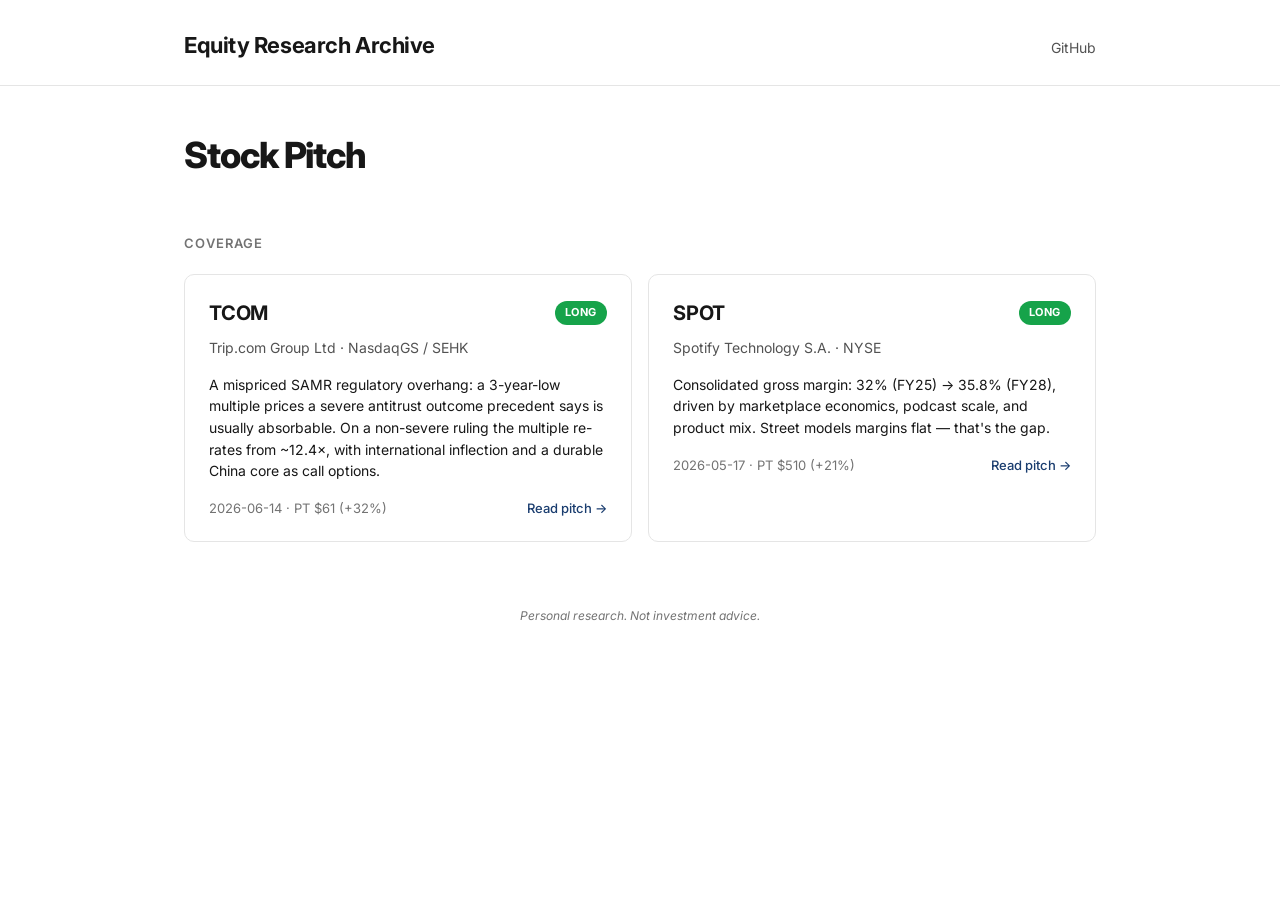
<file: index.html>
<!doctype html>
<html lang="en">
<head>
  <meta charset="UTF-8">
  <meta name="viewport" content="width=device-width, initial-scale=1.0">
  <meta http-equiv="Cache-Control" content="no-cache, must-revalidate">
  <title>Equity Research Archive — Wenhao Zhu</title>
  <meta name="description" content="Single-name investment pitches by Wenhao Zhu — thesis-first equity research, defensible memos with model and sensitivity.">
  <link rel="icon" type="image/svg+xml" href="assets/favicon.svg">
  <link rel="preconnect" href="https://fonts.googleapis.com">
  <link rel="preconnect" href="https://fonts.gstatic.com" crossorigin>
  <link href="https://fonts.googleapis.com/css2?family=Inter:wght@300;400;500;600;700;800&display=swap" rel="stylesheet">
  <link rel="stylesheet" href="style.css">
  <meta property="og:title" content="Equity Research Archive — Wenhao Zhu">
  <meta property="og:description" content="Single-name investment pitches. Thesis-first equity research with model + sensitivity.">
  <meta property="og:type" content="website">
</head>
<body>
  <header class="site-header">
    <div class="container">
      <h1 class="site-title"><a href="index.html">Equity Research Archive</a></h1>
      <nav class="site-nav">
        <a href="https://github.com/GeniusTrader-Harry" target="_blank" rel="noopener">GitHub</a>
      </nav>
    </div>
  </header>

  <main class="container">
    <section class="hero">
      <h1>Stock Pitch</h1>
    </section>

    <section class="coverage-section">
      <h2>Coverage</h2>
      <div class="coverage-grid">

        <a class="coverage-card" href="tickers/TCOM/">
          <div class="card-top">
            <span class="card-ticker">TCOM</span>
            <span class="rating-pill long">Long</span>
          </div>
          <div class="card-company">Trip.com Group Ltd · NasdaqGS / SEHK</div>
          <p class="card-thesis">A mispriced SAMR regulatory overhang: a 3-year-low multiple prices a severe antitrust outcome precedent says is usually absorbable. On a non-severe ruling the multiple re-rates from ~12.4×, with international inflection and a durable China core as call options.</p>
          <div class="card-meta">
            <span>2026-06-14 · PT $61 (+32%)</span>
            <span class="card-link">Read pitch →</span>
          </div>
        </a>

        <a class="coverage-card" href="tickers/SPOT/">
          <div class="card-top">
            <span class="card-ticker">SPOT</span>
            <span class="rating-pill long">Long</span>
          </div>
          <div class="card-company">Spotify Technology S.A. · NYSE</div>
          <p class="card-thesis">Consolidated gross margin: 32% (FY25) → 35.8% (FY28), driven by marketplace economics, podcast scale, and product mix. Street models margins flat — that's the gap.</p>
          <div class="card-meta">
            <span>2026-05-17 · PT $510 (+21%)</span>
            <span class="card-link">Read pitch →</span>
          </div>
        </a>

      </div>
    </section>
  </main>

  <p class="disclaimer-line container">Personal research. Not investment advice.</p>
</body>
</html>
</file>
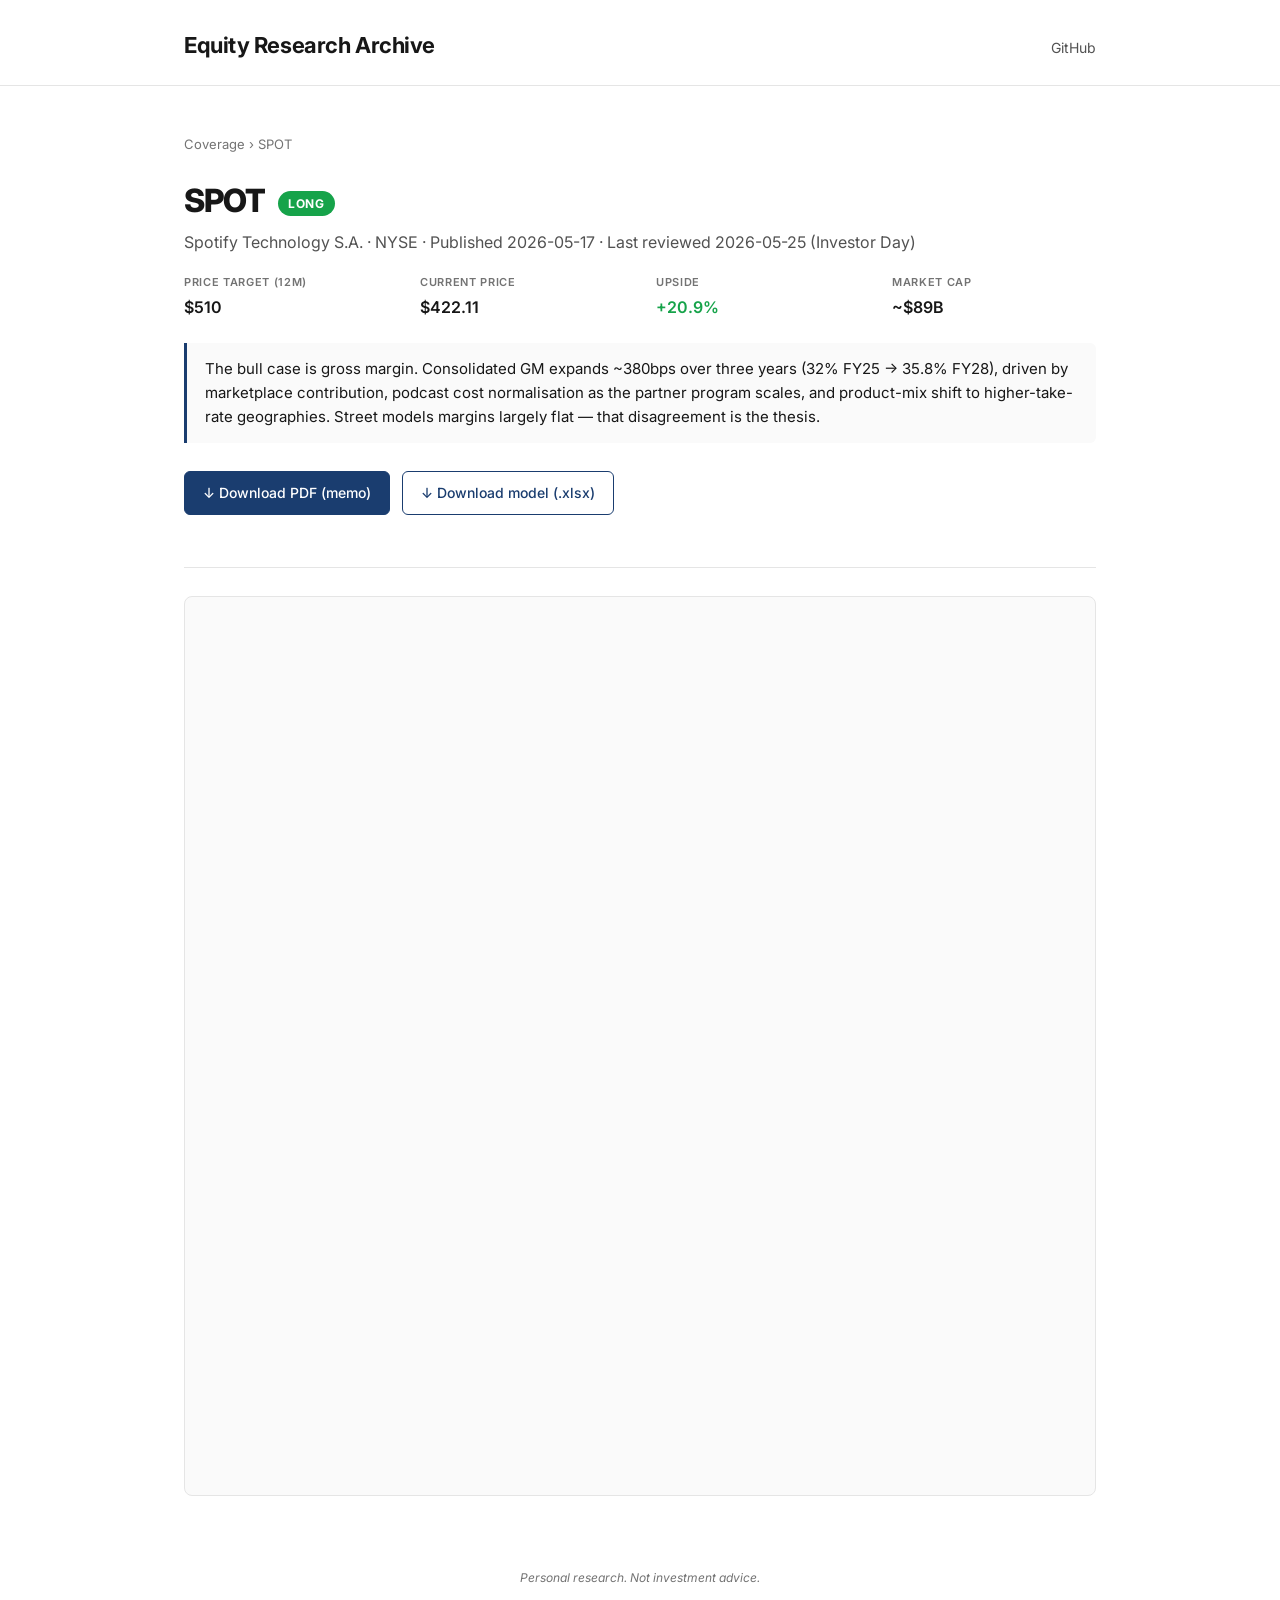
<file: tickers/SPOT/index.html>
<!doctype html>
<html lang="en">
<head>
  <meta charset="UTF-8">
  <meta name="viewport" content="width=device-width, initial-scale=1.0">
  <meta http-equiv="Cache-Control" content="no-cache, must-revalidate">
  <title>SPOT — Equity Research Archive</title>
  <meta name="description" content="Spotify (NYSE: SPOT) — LONG, PT $510 (+21%). Thesis-first equity research memo with DCF model.">
  <link rel="icon" type="image/svg+xml" href="../../assets/favicon.svg">
  <link rel="preconnect" href="https://fonts.googleapis.com">
  <link rel="preconnect" href="https://fonts.gstatic.com" crossorigin>
  <link href="https://fonts.googleapis.com/css2?family=Inter:wght@300;400;500;600;700;800&display=swap" rel="stylesheet">
  <link rel="stylesheet" href="../../style.css">
  <meta property="og:title" content="SPOT — LONG, PT $510 (+21%)">
  <meta property="og:description" content="Spotify (NYSE: SPOT). Consolidated GM: 32% (FY25) → 35.8% (FY28), driven by marketplace economics, podcast scale, and product mix. Street models margins flat — that's the gap.">
  <meta property="og:type" content="article">
</head>
<body>
  <header class="site-header">
    <div class="container">
      <h1 class="site-title"><a href="../../index.html">Equity Research Archive</a></h1>
      <nav class="site-nav">
        <a href="https://github.com/GeniusTrader-Harry" target="_blank" rel="noopener">GitHub</a>
      </nav>
    </div>
  </header>

  <main class="container">
    <div class="breadcrumb"><a href="../../index.html">Coverage</a> &rsaquo; SPOT</div>

    <section class="ticker-header">
      <h1>SPOT <span class="rating-pill long" style="vertical-align: middle; margin-left: 8px; font-size: 12px;">Long</span></h1>
      <p class="company">Spotify Technology S.A. · NYSE · Published 2026-05-17 · Last reviewed 2026-05-25 (Investor Day)</p>

      <div class="ticker-meta">
        <div>
          <span class="label">Price target (12m)</span>
          <span class="value">$510</span>
        </div>
        <div>
          <span class="label">Current price</span>
          <span class="value">$422.11</span>
        </div>
        <div>
          <span class="label">Upside</span>
          <span class="value" style="color: var(--long);">+20.9%</span>
        </div>
        <div>
          <span class="label">Market cap</span>
          <span class="value">~$89B</span>
        </div>
      </div>

      <div class="ticker-thesis">
        The bull case is gross margin. Consolidated GM expands ~380bps over three years (32% FY25 → 35.8% FY28), driven by marketplace contribution, podcast cost normalisation as the partner program scales, and product-mix shift to higher-take-rate geographies. Street models margins largely flat — that disagreement is the thesis.
      </div>

      <div class="button-row">
        <a class="btn" href="SPOT_pitch.pdf" download>
          ↓ Download PDF (memo)
        </a>
        <a class="btn secondary" href="SPOT_model.xlsx" download>
          ↓ Download model (.xlsx)
        </a>
      </div>
    </section>

    <section class="pdf-embed">
      <iframe src="SPOT_pitch.pdf?v=2026-06-13-gm" title="SPOT pitch memo"></iframe>
      <div class="pdf-fallback">
        Your device can't preview PDFs inline. Use the <strong>Download PDF</strong> button above to view the memo.
      </div>
    </section>

  </main>

  <p class="disclaimer-line container">Personal research. Not investment advice.</p>
</body>
</html>
</file>
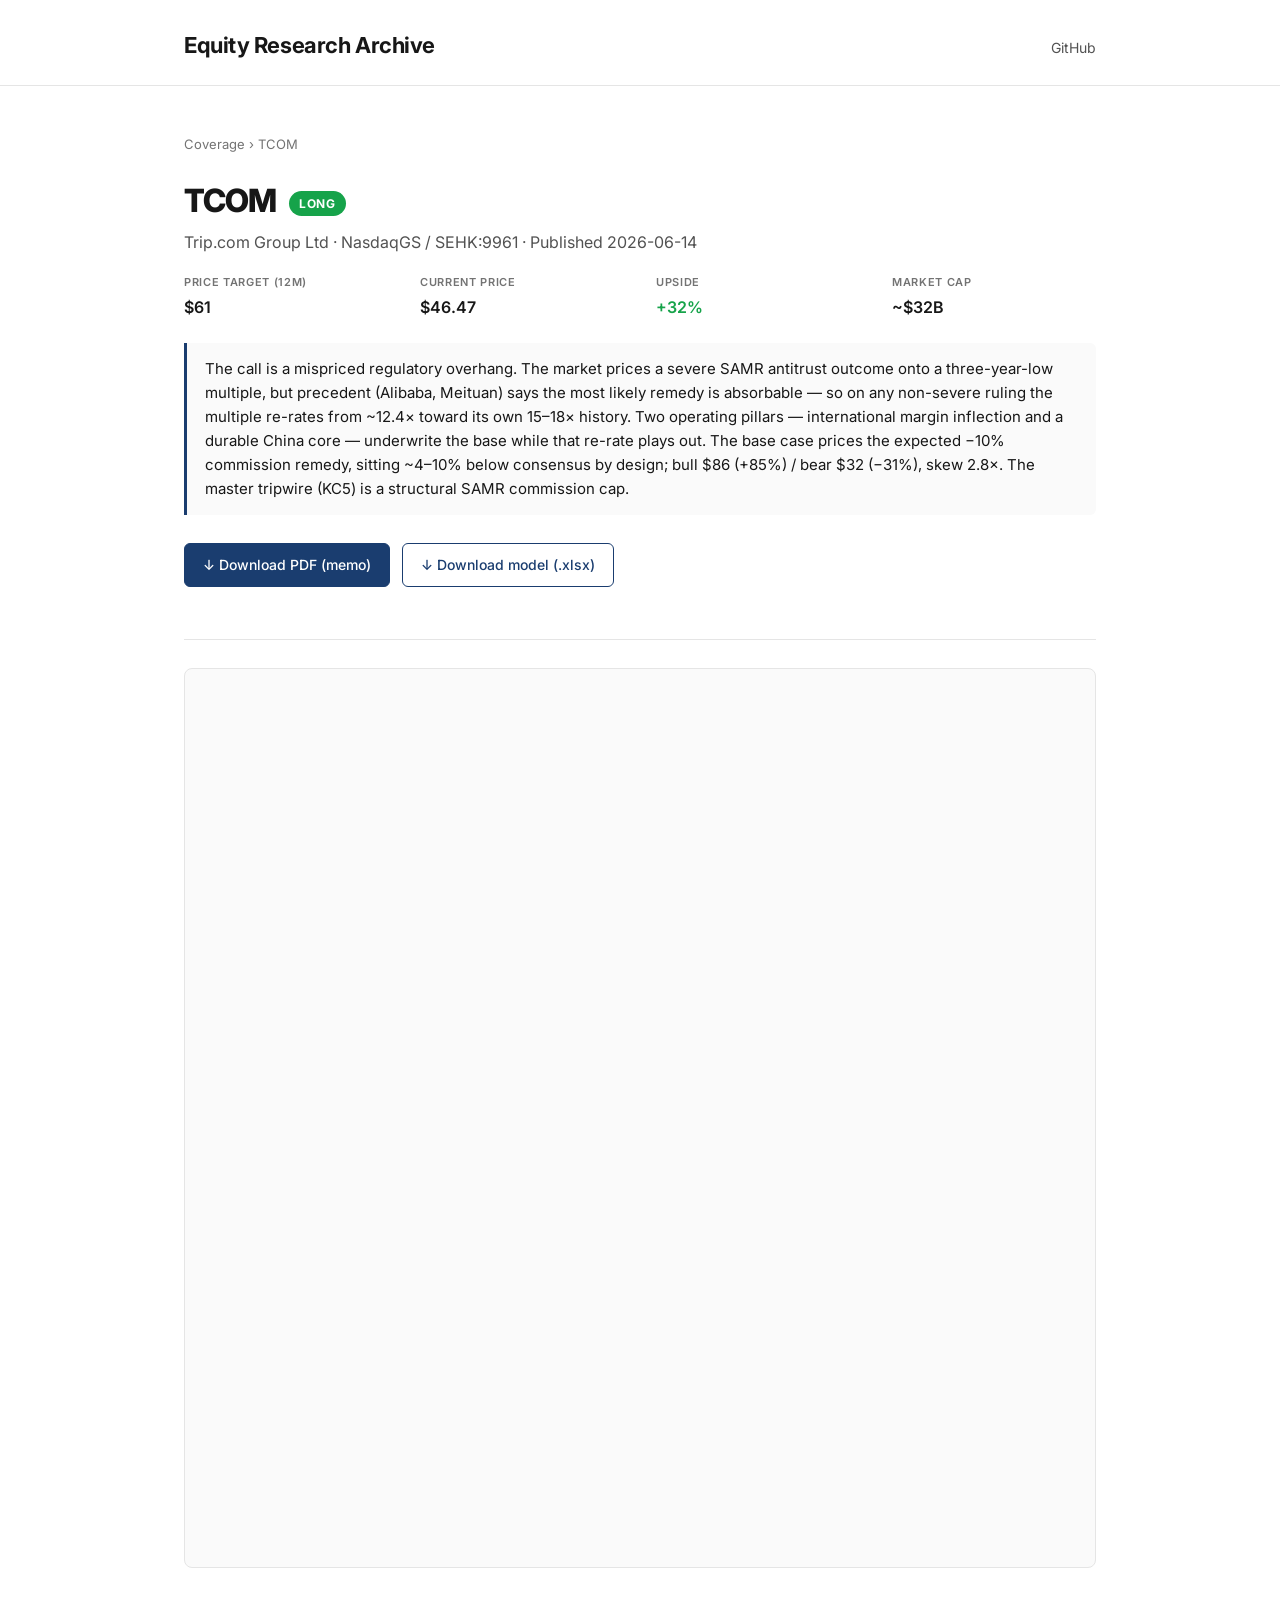
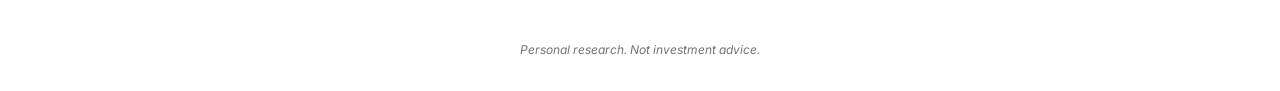
<file: tickers/TCOM/index.html>
<!doctype html>
<html lang="en">
<head>
  <meta charset="UTF-8">
  <meta name="viewport" content="width=device-width, initial-scale=1.0">
  <meta http-equiv="Cache-Control" content="no-cache, must-revalidate">
  <title>TCOM — Equity Research Archive</title>
  <meta name="description" content="Trip.com Group (NasdaqGS: TCOM / SEHK: 9961) — LONG, PT $61 (+32%). Thesis-first equity research memo with forward-P/E scenario model.">
  <link rel="icon" type="image/svg+xml" href="../../assets/favicon.svg">
  <link rel="preconnect" href="https://fonts.googleapis.com">
  <link rel="preconnect" href="https://fonts.gstatic.com" crossorigin>
  <link href="https://fonts.googleapis.com/css2?family=Inter:wght@300;400;500;600;700;800&display=swap" rel="stylesheet">
  <link rel="stylesheet" href="../../style.css">
  <meta property="og:title" content="TCOM — LONG, PT $61 (+32%)">
  <meta property="og:description" content="Trip.com Group (NasdaqGS: TCOM). A mispriced SAMR regulatory overhang; on a non-severe ruling the multiple re-rates from a 3-year low, with international inflection and a durable China core as call options.">
  <meta property="og:type" content="article">
</head>
<body>
  <header class="site-header">
    <div class="container">
      <h1 class="site-title"><a href="../../index.html">Equity Research Archive</a></h1>
      <nav class="site-nav">
        <a href="https://github.com/GeniusTrader-Harry" target="_blank" rel="noopener">GitHub</a>
      </nav>
    </div>
  </header>

  <main class="container">
    <div class="breadcrumb"><a href="../../index.html">Coverage</a> &rsaquo; TCOM</div>

    <section class="ticker-header">
      <h1>TCOM <span class="rating-pill long" style="vertical-align: middle; margin-left: 8px; font-size: 12px;">Long</span></h1>
      <p class="company">Trip.com Group Ltd · NasdaqGS / SEHK:9961 · Published 2026-06-14</p>

      <div class="ticker-meta">
        <div>
          <span class="label">Price target (12m)</span>
          <span class="value">$61</span>
        </div>
        <div>
          <span class="label">Current price</span>
          <span class="value">$46.47</span>
        </div>
        <div>
          <span class="label">Upside</span>
          <span class="value" style="color: var(--long);">+32%</span>
        </div>
        <div>
          <span class="label">Market cap</span>
          <span class="value">~$32B</span>
        </div>
      </div>

      <div class="ticker-thesis">
        The call is a mispriced regulatory overhang. The market prices a severe SAMR antitrust outcome onto a three-year-low multiple, but precedent (Alibaba, Meituan) says the most likely remedy is absorbable — so on any non-severe ruling the multiple re-rates from ~12.4× toward its own 15–18× history. Two operating pillars — international margin inflection and a durable China core — underwrite the base while that re-rate plays out. The base case prices the expected −10% commission remedy, sitting ~4–10% below consensus by design; bull $86 (+85%) / bear $32 (−31%), skew 2.8×. The master tripwire (KC5) is a structural SAMR commission cap.
      </div>

      <div class="button-row">
        <a class="btn" href="TCOM_pitch.pdf" download>
          ↓ Download PDF (memo)
        </a>
        <a class="btn secondary" href="TCOM_model.xlsx" download>
          ↓ Download model (.xlsx)
        </a>
      </div>
    </section>

    <section class="pdf-embed">
      <iframe src="TCOM_pitch.pdf?v=2026-06-14" title="TCOM pitch memo"></iframe>
      <div class="pdf-fallback">
        Your device can't preview PDFs inline. Use the <strong>Download PDF</strong> button above to view the memo.
      </div>
    </section>

  </main>

  <p class="disclaimer-line container">Personal research. Not investment advice.</p>
</body>
</html>
</file>
<file: style.css>
/* Equity Research Archive — shared stylesheet */

:root {
  --bg: #ffffff;
  --text: #171717;
  --text-secondary: #525252;
  --text-tertiary: #737373;
  --border: #e5e5e5;
  --border-strong: #d4d4d4;
  --accent: #1a3d6f;
  --accent-hover: #0f2747;
  --long: #16a34a;
  --short: #dc2626;
  --pass: #737373;
  --card-bg: #fafafa;
}

* { box-sizing: border-box; }

html, body {
  margin: 0;
  padding: 0;
  background: var(--bg);
  color: var(--text);
  font-family: 'Inter', -apple-system, BlinkMacSystemFont, system-ui, sans-serif;
  font-size: 16px;
  line-height: 1.6;
  -webkit-font-smoothing: antialiased;
}

a {
  color: var(--accent);
  text-decoration: none;
  border-bottom: 1px solid transparent;
  transition: border-color 0.15s;
}

a:hover { border-bottom-color: var(--accent); }

.container {
  max-width: 960px;
  margin: 0 auto;
  padding: 0 24px;
}

/* Site header */
.site-header {
  border-bottom: 1px solid var(--border);
  padding: 28px 0 22px;
  margin-bottom: 48px;
}

.site-header .container {
  display: flex;
  align-items: baseline;
  justify-content: space-between;
  flex-wrap: wrap;
  gap: 12px;
}

.site-title {
  font-size: 22px;
  font-weight: 700;
  letter-spacing: -0.02em;
  margin: 0;
}

.site-title a {
  color: var(--text);
  border-bottom: none;
}

.site-nav {
  display: flex;
  gap: 24px;
  font-size: 14px;
  color: var(--text-secondary);
}

.site-nav a { color: var(--text-secondary); }

/* Hero (landing) */
.hero {
  margin-bottom: 56px;
}

.hero h1 {
  font-size: 36px;
  font-weight: 800;
  letter-spacing: -0.03em;
  line-height: 1.2;
  margin: 0 0 14px;
}

.hero p {
  font-size: 17px;
  color: var(--text-secondary);
  max-width: 640px;
  margin: 0;
}

/* Coverage grid */
.coverage-section h2 {
  font-size: 13px;
  font-weight: 600;
  text-transform: uppercase;
  letter-spacing: 0.08em;
  color: var(--text-tertiary);
  margin: 0 0 20px;
}

.coverage-grid {
  display: grid;
  grid-template-columns: 1fr;
  gap: 16px;
}

@media (min-width: 720px) {
  .coverage-grid { grid-template-columns: repeat(2, 1fr); }
}

.coverage-card {
  display: block;
  padding: 22px 24px;
  border: 1px solid var(--border);
  border-radius: 10px;
  background: var(--bg);
  color: var(--text);
  border-bottom: 1px solid var(--border);
  transition: border-color 0.15s, transform 0.15s;
}

.coverage-card:hover {
  border-color: var(--border-strong);
  transform: translateY(-1px);
}

.card-top {
  display: flex;
  align-items: center;
  justify-content: space-between;
  gap: 12px;
  margin-bottom: 8px;
}

.card-ticker {
  font-size: 20px;
  font-weight: 700;
  letter-spacing: -0.01em;
}

.card-company {
  font-size: 14px;
  color: var(--text-secondary);
  margin-bottom: 12px;
}

.card-thesis {
  font-size: 14px;
  color: var(--text);
  line-height: 1.55;
  margin-bottom: 16px;
}

.card-meta {
  display: flex;
  align-items: center;
  justify-content: space-between;
  font-size: 13px;
  color: var(--text-tertiary);
}

.card-link {
  color: var(--accent);
  font-weight: 500;
}

/* Rating pills */
.rating-pill {
  display: inline-block;
  padding: 3px 10px;
  border-radius: 999px;
  font-size: 11px;
  font-weight: 700;
  letter-spacing: 0.05em;
  color: #ffffff;
  text-transform: uppercase;
}

.rating-pill.long { background: var(--long); }
.rating-pill.short { background: var(--short); }
.rating-pill.pass { background: var(--pass); }

/* Per-ticker page */
.breadcrumb {
  font-size: 13px;
  color: var(--text-tertiary);
  margin-bottom: 20px;
}

.breadcrumb a { color: var(--text-tertiary); }

.ticker-header {
  padding-bottom: 24px;
  border-bottom: 1px solid var(--border);
  margin-bottom: 28px;
}

.ticker-header h1 {
  font-size: 32px;
  font-weight: 800;
  letter-spacing: -0.03em;
  margin: 0 0 4px;
}

.ticker-header .company {
  font-size: 16px;
  color: var(--text-secondary);
  margin: 0 0 18px;
}

.ticker-meta {
  display: grid;
  grid-template-columns: repeat(2, 1fr);
  gap: 14px 32px;
  font-size: 14px;
  margin-bottom: 22px;
}

@media (min-width: 600px) {
  .ticker-meta { grid-template-columns: repeat(4, 1fr); }
}

.ticker-meta div { display: flex; flex-direction: column; }
.ticker-meta .label {
  font-size: 11px;
  font-weight: 600;
  text-transform: uppercase;
  letter-spacing: 0.06em;
  color: var(--text-tertiary);
  margin-bottom: 4px;
}
.ticker-meta .value {
  font-size: 16px;
  font-weight: 600;
  color: var(--text);
}

.ticker-thesis {
  background: var(--card-bg);
  border-left: 3px solid var(--accent);
  padding: 14px 18px;
  font-size: 15px;
  color: var(--text);
  border-radius: 0 6px 6px 0;
  margin-bottom: 28px;
}

/* Download buttons */
.button-row {
  display: flex;
  flex-wrap: wrap;
  gap: 12px;
  margin-bottom: 28px;
}

.btn {
  display: inline-flex;
  align-items: center;
  gap: 8px;
  padding: 10px 18px;
  border-radius: 6px;
  font-size: 14px;
  font-weight: 500;
  text-decoration: none;
  border: 1px solid var(--accent);
  border-bottom: 1px solid var(--accent);
  background: var(--accent);
  color: #ffffff;
  transition: background 0.15s;
}

.btn:hover {
  background: var(--accent-hover);
  border-color: var(--accent-hover);
}

.btn.secondary {
  background: var(--bg);
  color: var(--accent);
}

.btn.secondary:hover {
  background: var(--card-bg);
  color: var(--accent);
}

/* PDF embed */
.pdf-embed {
  margin-bottom: 36px;
}

.pdf-embed iframe {
  width: 100%;
  height: 900px;
  border: 1px solid var(--border);
  border-radius: 8px;
  background: var(--card-bg);
}

.pdf-fallback {
  display: none;
  padding: 20px;
  text-align: center;
  background: var(--card-bg);
  border: 1px solid var(--border);
  border-radius: 8px;
  font-size: 14px;
  color: var(--text-secondary);
}

@media (max-width: 600px) {
  .pdf-embed iframe { display: none; }
  .pdf-fallback { display: block; }
}

/* About page content */
.prose h1 {
  font-size: 32px;
  font-weight: 800;
  letter-spacing: -0.03em;
  margin: 0 0 24px;
}

.prose h2 {
  font-size: 20px;
  font-weight: 700;
  letter-spacing: -0.01em;
  margin: 36px 0 12px;
  color: var(--accent);
}

.prose p {
  font-size: 16px;
  line-height: 1.7;
  color: var(--text);
  margin: 0 0 16px;
}

.prose ul { padding-left: 22px; margin: 0 0 16px; }
.prose li { margin-bottom: 6px; }

/* Footer */
.site-footer {
  margin-top: 72px;
  padding: 28px 0;
  border-top: 1px solid var(--border);
  font-size: 13px;
  color: var(--text-tertiary);
}

.site-footer .container {
  display: flex;
  justify-content: space-between;
  flex-wrap: wrap;
  gap: 12px;
}

.disclaimer {
  font-size: 12px;
  color: var(--text-tertiary);
  font-style: italic;
  margin-top: 18px;
}

/* Per-page bottom disclaimer line (replaces the old site footer) */
.disclaimer-line {
  font-size: 12px;
  color: var(--text-tertiary);
  font-style: italic;
  text-align: center;
  margin: 64px auto 32px;
  padding: 0 24px;
}
</file>
